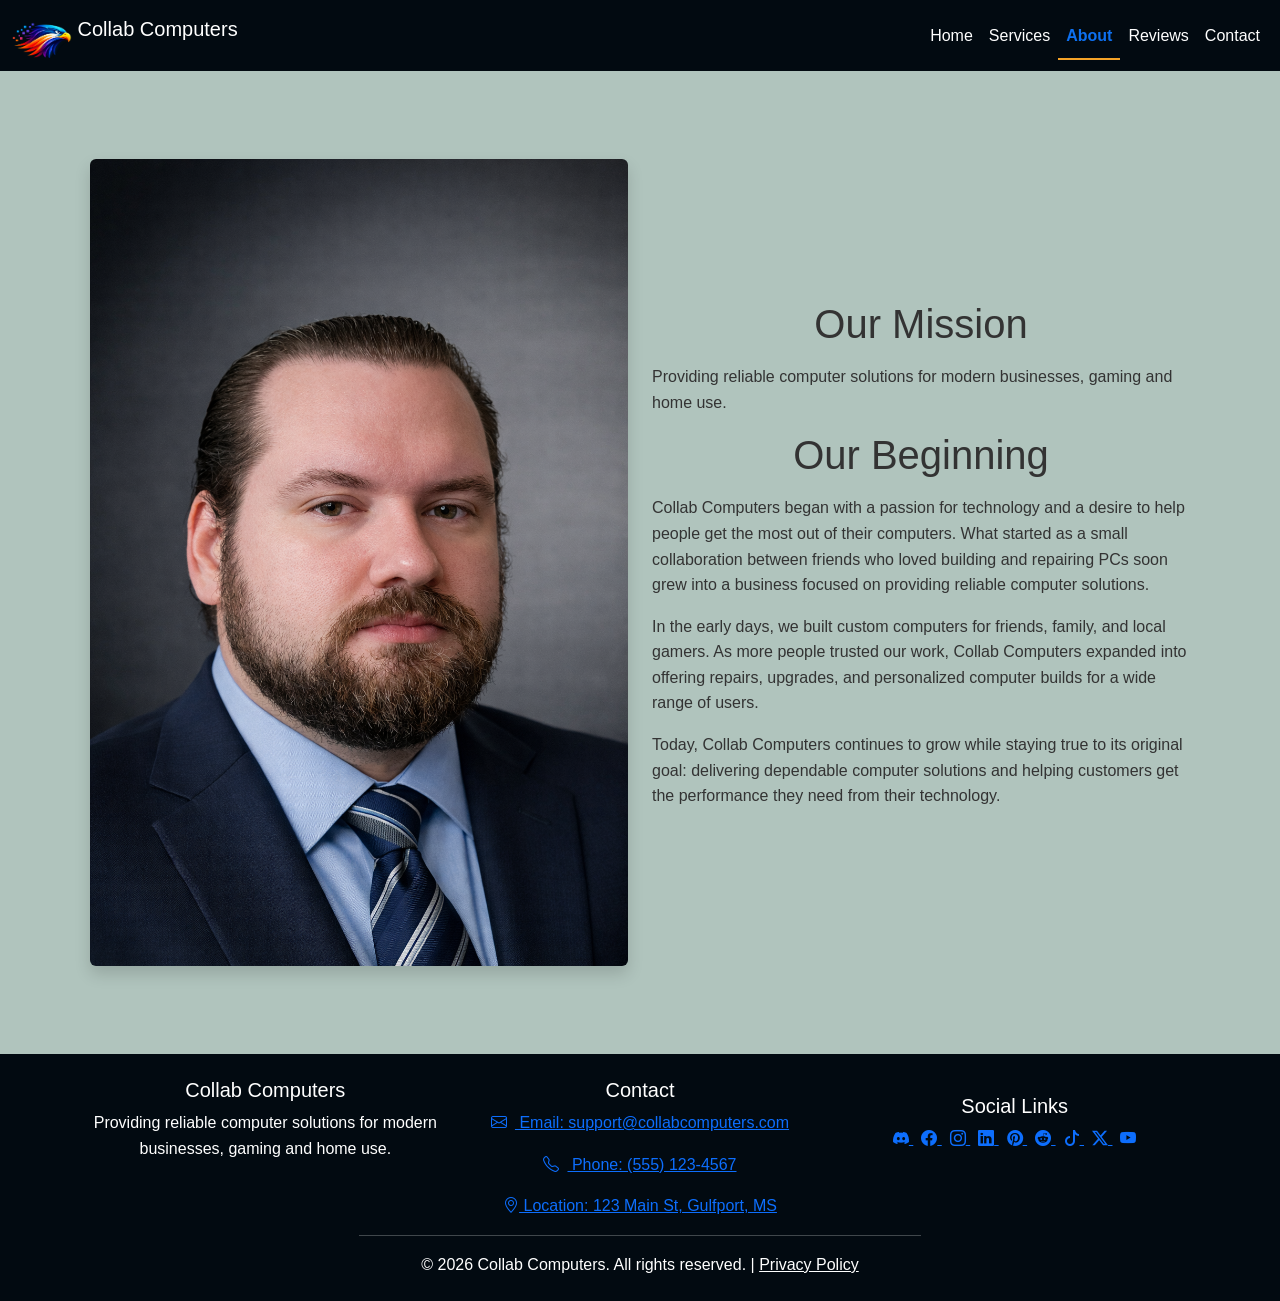
<file: about.html>
<!DOCTYPE html>
<html lang="en">

<head>
    <meta charset="UTF-8">
    <meta name="viewport" content="width=device-width, initial-scale=1.0">
    <title>Collab Computers | About</title>

    <!-- bootstrap link -->
    <link href="https://cdn.jsdelivr.net/npm/bootstrap@5.3.0/dist/css/bootstrap.min.css" rel="stylesheet">

    <!-- bootstrap icon link -->
    <link rel="stylesheet" href="https://cdn.jsdelivr.net/npm/bootstrap-icons@1.11.0/font/bootstrap-icons.css">

    <link rel="stylesheet" href="style.css">
</head>

<body>

    <header>
        <nav class="navbar navbar-expand-lg custom-navbar">
            <div class="container-fluid">
                <a class="navbar-brand" href="index.html"><img src="assets/images/falcon-head-logo.png" alt="Logo"
                        width="60" height="40" class="d-inline-block align-text-top"> Collab Computers</a>
                <button class="navbar-toggler" type="button" data-bs-toggle="collapse" data-bs-target="#navbarNav"
                    aria-controls="navbarNav" aria-expanded="false" aria-label="Toggle navigation">
                    <span class="navbar-toggler-icon"></span>
                </button>
                <div class="collapse navbar-collapse" id="navbarNav">
                    <ul class="navbar-nav ms-auto">
                        <li class="nav-item">
                            <a class="nav-link" href="index.html">Home</a>
                        </li>
                        <li class="nav-item">
                            <a class="nav-link" href="services.html">Services</a>
                        </li>
                        <li class="nav-item">
                            <a class="nav-link active" aria-current="page" href="about.html">About</a>
                        </li>
                        <li class="nav-item">
                            <a class="nav-link" href="reviews.html">Reviews</a>
                        </li>
                        <li class="nav-item">
                            <a class="nav-link" href="contact.html">Contact</a>
                        </li>
                    </ul>
                </div>
            </div>
        </nav>
    </header>

    <main class="container">
        <section class="content-area py-5">

            <div class="row align-items-center">

                <!-- Founder Image -->
                <div class="col-md-6 text-center mb-4 mb-md-0">
                    <img src="assets/images/founder.png" class="img-fluid rounded shadow"
                        alt="Founder of Collab Computers">
                </div>

                <!-- Mission & Founder Story -->
                <div class="col-md-6">

                    <h1 class="mb-3 text-center">Our Mission</h1>

                    <p>
                        Providing reliable computer solutions for modern businesses, gaming and home use.
                    </p>

                    <h1 class="mb-3 text-center">Our Beginning</h1>

                    <p>
                        Collab Computers began with a passion for technology and a desire to help people
                        get the most out of their computers. What started as a small collaboration between
                        friends who loved building and repairing PCs soon grew into a business focused on
                        providing reliable computer solutions.
                    </p>

                    <p>
                        In the early days, we built custom computers for friends, family, and local gamers.
                        As more people trusted our work, Collab Computers expanded into offering repairs,
                        upgrades, and personalized computer builds for a wide range of users.
                    </p>

                    <p>
                        Today, Collab Computers continues to grow while staying true to its original goal:
                        delivering dependable computer solutions and helping customers get the performance
                        they need from their technology.
                    </p>

                </div>

            </div>


        </section>
    </main>

    <footer class="footer text-white mt-auto">

        <div class="container py-4 text-center">

            <div class="row justify-content-center">

                <div class="col-md-4">
                    <h5>Collab Computers</h5>
                    <p>Providing reliable computer solutions for modern businesses, gaming and home use.</p>
                </div>

                <div class="col-md-4">
                    <h5>Contact</h5>

                    <p>
                        <a href="mailto:support@collabcomputers.com">
                            <i class="bi-envelope"></i> Email: support@collabcomputers.com
                        </a>
                    </p>

                    <p>
                        <a href="tel:+15551234567" class="mb-0">
                            <i class="bi-telephone"></i> Phone: (555) 123-4567
                        </a>
                    </p>

                    <p>
                        <a href="https://www.google.com/maps/place/Your+Location" target="_blank" class="location-link">
                            <i class="bi bi-geo-alt"></i> Location: 123 Main St, Gulfport, MS
                        </a>
                    </p>
                </div>

                <div class="col-md-4 mt-3">
                    <h5>Social Links</h5>

                    <a href="https://discord.com" target="_blank" class="me-2">
                        <i class="bi bi-discord"></i>
                    </a>

                    <a href="https://facebook.com" target="_blank" class="me-2">
                        <i class="bi bi-facebook"></i>
                    </a>

                    <a href="https://instagram.com" target="_blank" class="me-2">
                        <i class="bi bi-instagram"></i>
                    </a>

                    <a href="https://linkedin.com" target="_blank" class="me-2">
                        <i class="bi bi-linkedin"></i>
                    </a>

                    <a href="https://pinterest.com" target="_blank" class="me-2">
                        <i class="bi bi-pinterest"></i>
                    </a>

                    <a href="https://reddit.com" target="_blank" class="me-2">
                        <i class="bi bi-reddit"></i>
                    </a>

                    <a href="https://tiktok.com" target="_blank" class="me-2">
                        <i class="bi bi-tiktok"></i>
                    </a>

                    <a href="https://twitter.com" target="_blank" class="me-2">
                        <i class="bi bi-twitter-x"></i>
                    </a>

                    <a href="https://youtube.com" target="_blank">
                        <i class="bi bi-youtube"></i>
                    </a>
                </div>

                <hr class="border-light w-50 mx-auto">

                <p class="mb-0">
                    &copy; 2026 Collab Computers. All rights reserved.
                    | <a href="privacy-policy.html" class="text-white">Privacy Policy</a>
                </p>
            </div>
        </div>
    </footer>

    <script src="https://cdn.jsdelivr.net/npm/bootstrap@5.3.0/dist/js/bootstrap.bundle.min.js"></script>
</body>

</html>
</file>
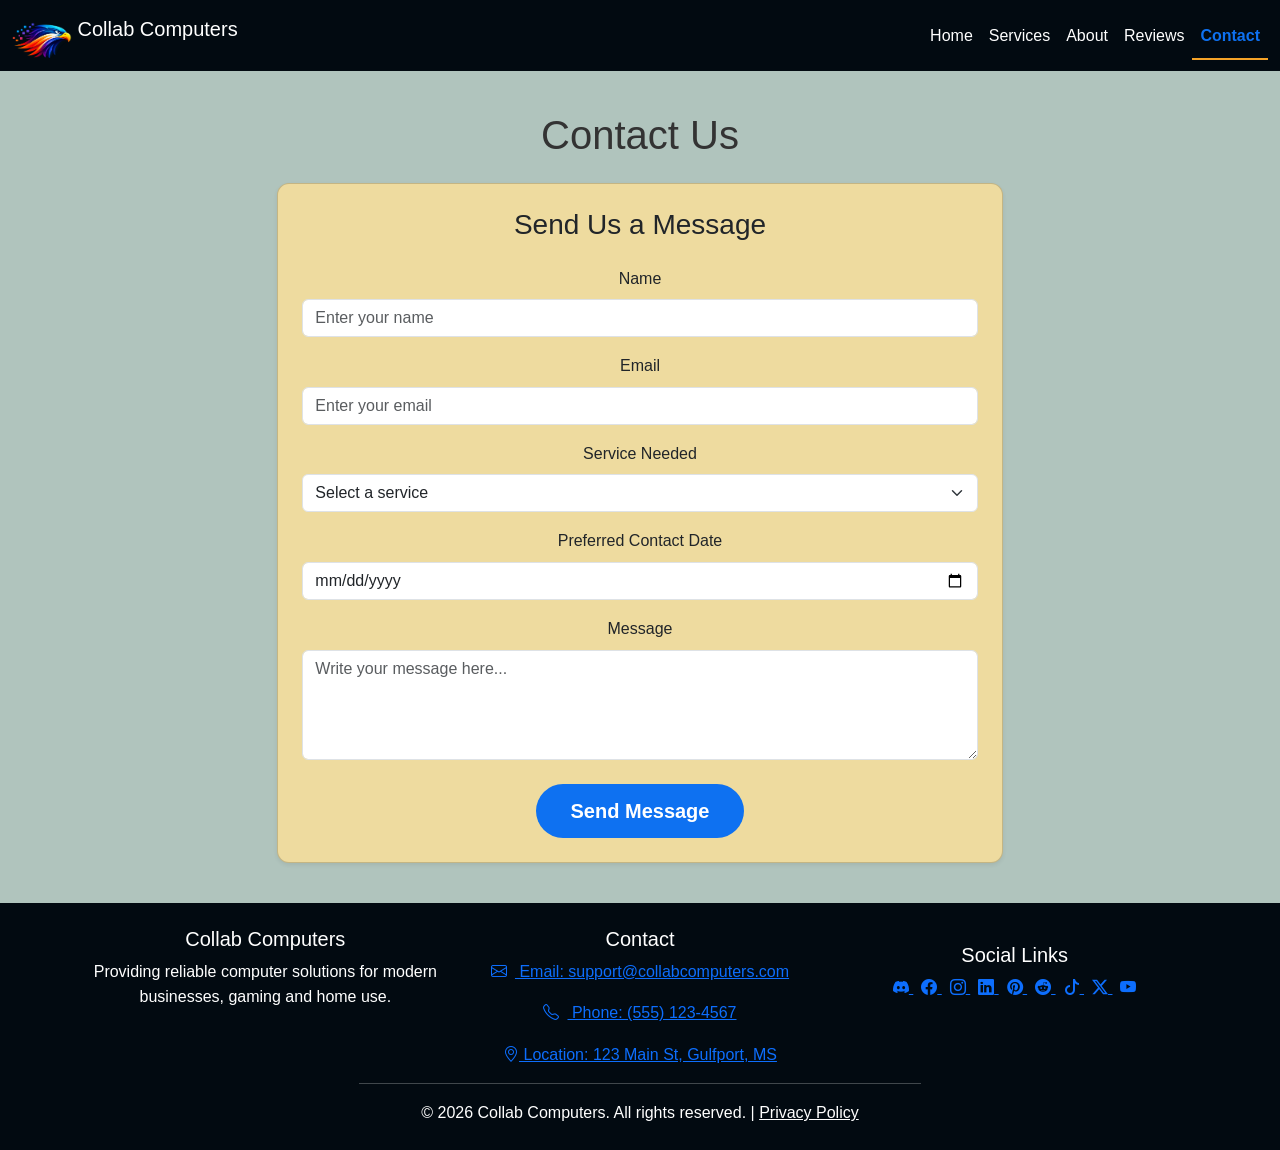
<file: contact.html>
<!DOCTYPE html>
<html lang="en">

<head>
    <meta charset="UTF-8">
    <meta name="viewport" content="width=device-width, initial-scale=1.0">
    <title>Collab Computers | Contact</title>

    <!-- bootstrap link -->
    <link href="https://cdn.jsdelivr.net/npm/bootstrap@5.3.0/dist/css/bootstrap.min.css" rel="stylesheet">

    <!-- bootstrap icon link -->
    <link rel="stylesheet" href="https://cdn.jsdelivr.net/npm/bootstrap-icons@1.11.0/font/bootstrap-icons.css">

    <link rel="stylesheet" href="style.css">
</head>

<body>

    <nav class="navbar navbar-expand-lg custom-navbar">
        <div class="container-fluid">
            <a class="navbar-brand" href="index.html"><img src="assets/images/falcon-head-logo.png" alt="Logo"
                    width="60" height="40" class="d-inline-block align-text-top"> Collab Computers</a>
            <button class="navbar-toggler" type="button" data-bs-toggle="collapse" data-bs-target="#navbarNav"
                aria-controls="navbarNav" aria-expanded="false" aria-label="Toggle navigation">
                <span class="navbar-toggler-icon"></span>
            </button>
            <div class="collapse navbar-collapse" id="navbarNav">
                <ul class="navbar-nav ms-auto">
                    <li class="nav-item">
                        <a class="nav-link" href="index.html">Home</a>
                    </li>
                    <li class="nav-item">
                        <a class="nav-link" href="services.html">Services</a>
                    </li>
                    <li class="nav-item">
                        <a class="nav-link" href="about.html">About</a>
                    </li>
                    <li class="nav-item">
                        <a class="nav-link" href="reviews.html">Reviews</a>
                    </li>
                    <li class="nav-item">
                        <a class="nav-link active" aria-current="page" href="contact.html">Contact</a>
                    </li>
                </ul>
            </div>
        </div>
    </nav>

    <main class="container">
        <section class="content-area">
            <section class="content-area">
                <h1 class="mb-4 text-center">Contact Us</h1>

                <div class="row justify-content-center">

                    <div class="col-md-8">
                        <div class="card contact-card shadow-sm p-4">

                            <h3 class="text-center mb-4">Send Us a Message</h3>

                            <form>

                                <div class="mb-3">
                                    <label for="name" class="form-label">Name</label>
                                    <input type="text" class="form-control" id="name" placeholder="Enter your name"
                                        required>
                                </div>

                                <div class="mb-3">
                                    <label for="email" class="form-label">Email</label>
                                    <input type="email" class="form-control" id="email" placeholder="Enter your email"
                                        required>
                                </div>

                                <div class="mb-3">
                                    <label for="service" class="form-label">Service Needed</label>
                                    <select class="form-select" id="service" required>
                                        <option value="" selected disabled>Select a service</option>
                                        <option value="custom-computer">Custom Computer Build</option>
                                        <option value="repair">Computer Repair</option>
                                        <option value="upgrade">Hardware Upgrade</option>
                                        <option value="upgrade">Diagnostic Check</option>
                                        <option value="upgrade">Virus Removal</option>
                                        <option value="upgrade">Operating System Reinstall</option>
                                        <option value="upgrade">Ram Upgrade</option>
                                        <option value="upgrade">SSD Install</option>
                                        <option value="upgrade">Graphics Card Install</option>
                                    </select>
                                </div>

                                <div class="mb-3">
                                    <label for="date" class="form-label">Preferred Contact Date</label>
                                    <input type="date" class="form-control" id="date">
                                </div>

                                <div class="mb-4">
                                    <label for="message" class="form-label">Message</label>
                                    <textarea class="form-control" id="message" rows="4"
                                        placeholder="Write your message here..." required></textarea>
                                </div>

                                <div class="text-center">
                                    <button type="submit" class="btn btn-lg">
                                        Send Message
                                    </button>
                                </div>

                            </form>

                        </div>
                    </div>

                </div>
            </section>
        </section>
    </main>

    <footer class="footer text-white mt-auto">

        <div class="container py-4 text-center">

            <div class="row justify-content-center">

                <div class="col-md-4">
                    <h5>Collab Computers</h5>
                    <p>Providing reliable computer solutions for modern businesses, gaming and home use.</p>
                </div>

                <div class="col-md-4">
                    <h5>Contact</h5>

                    <p>
                        <a href="mailto:support@collabcomputers.com">
                            <i class="bi-envelope"></i> Email: support@collabcomputers.com
                        </a>
                    </p>

                    <p>
                        <a href="tel:+15551234567" class="mb-0">
                            <i class="bi-telephone"></i> Phone: (555) 123-4567
                        </a>
                    </p>

                    <p>
                        <a href="https://www.google.com/maps/place/Your+Location" target="_blank" class="location-link">
                            <i class="bi bi-geo-alt"></i> Location: 123 Main St, Gulfport, MS
                        </a>
                    </p>
                </div>

                <div class="col-md-4 mt-3">
                    <h5>Social Links</h5>

                    <a href="https://discord.com" target="_blank" class="me-2">
                        <i class="bi bi-discord"></i>
                    </a>

                    <a href="https://facebook.com" target="_blank" class="me-2">
                        <i class="bi bi-facebook"></i>
                    </a>

                    <a href="https://instagram.com" target="_blank" class="me-2">
                        <i class="bi bi-instagram"></i>
                    </a>

                    <a href="https://linkedin.com" target="_blank" class="me-2">
                        <i class="bi bi-linkedin"></i>
                    </a>

                    <a href="https://pinterest.com" target="_blank" class="me-2">
                        <i class="bi bi-pinterest"></i>
                    </a>

                    <a href="https://reddit.com" target="_blank" class="me-2">
                        <i class="bi bi-reddit"></i>
                    </a>

                    <a href="https://tiktok.com" target="_blank" class="me-2">
                        <i class="bi bi-tiktok"></i>
                    </a>

                    <a href="https://twitter.com" target="_blank" class="me-2">
                        <i class="bi bi-twitter-x"></i>
                    </a>

                    <a href="https://youtube.com" target="_blank">
                        <i class="bi bi-youtube"></i>
                    </a>
                </div>

                <hr class="border-light w-50 mx-auto">

                <p class="mb-0">
                    &copy; 2026 Collab Computers. All rights reserved.
                    | <a href="privacy-policy.html" class="text-white">Privacy Policy</a>
                </p>
            </div>
        </div>
    </footer>

    <script src="https://cdn.jsdelivr.net/npm/bootstrap@5.3.0/dist/js/bootstrap.bundle.min.js"></script>
</body>

</html>
</file>
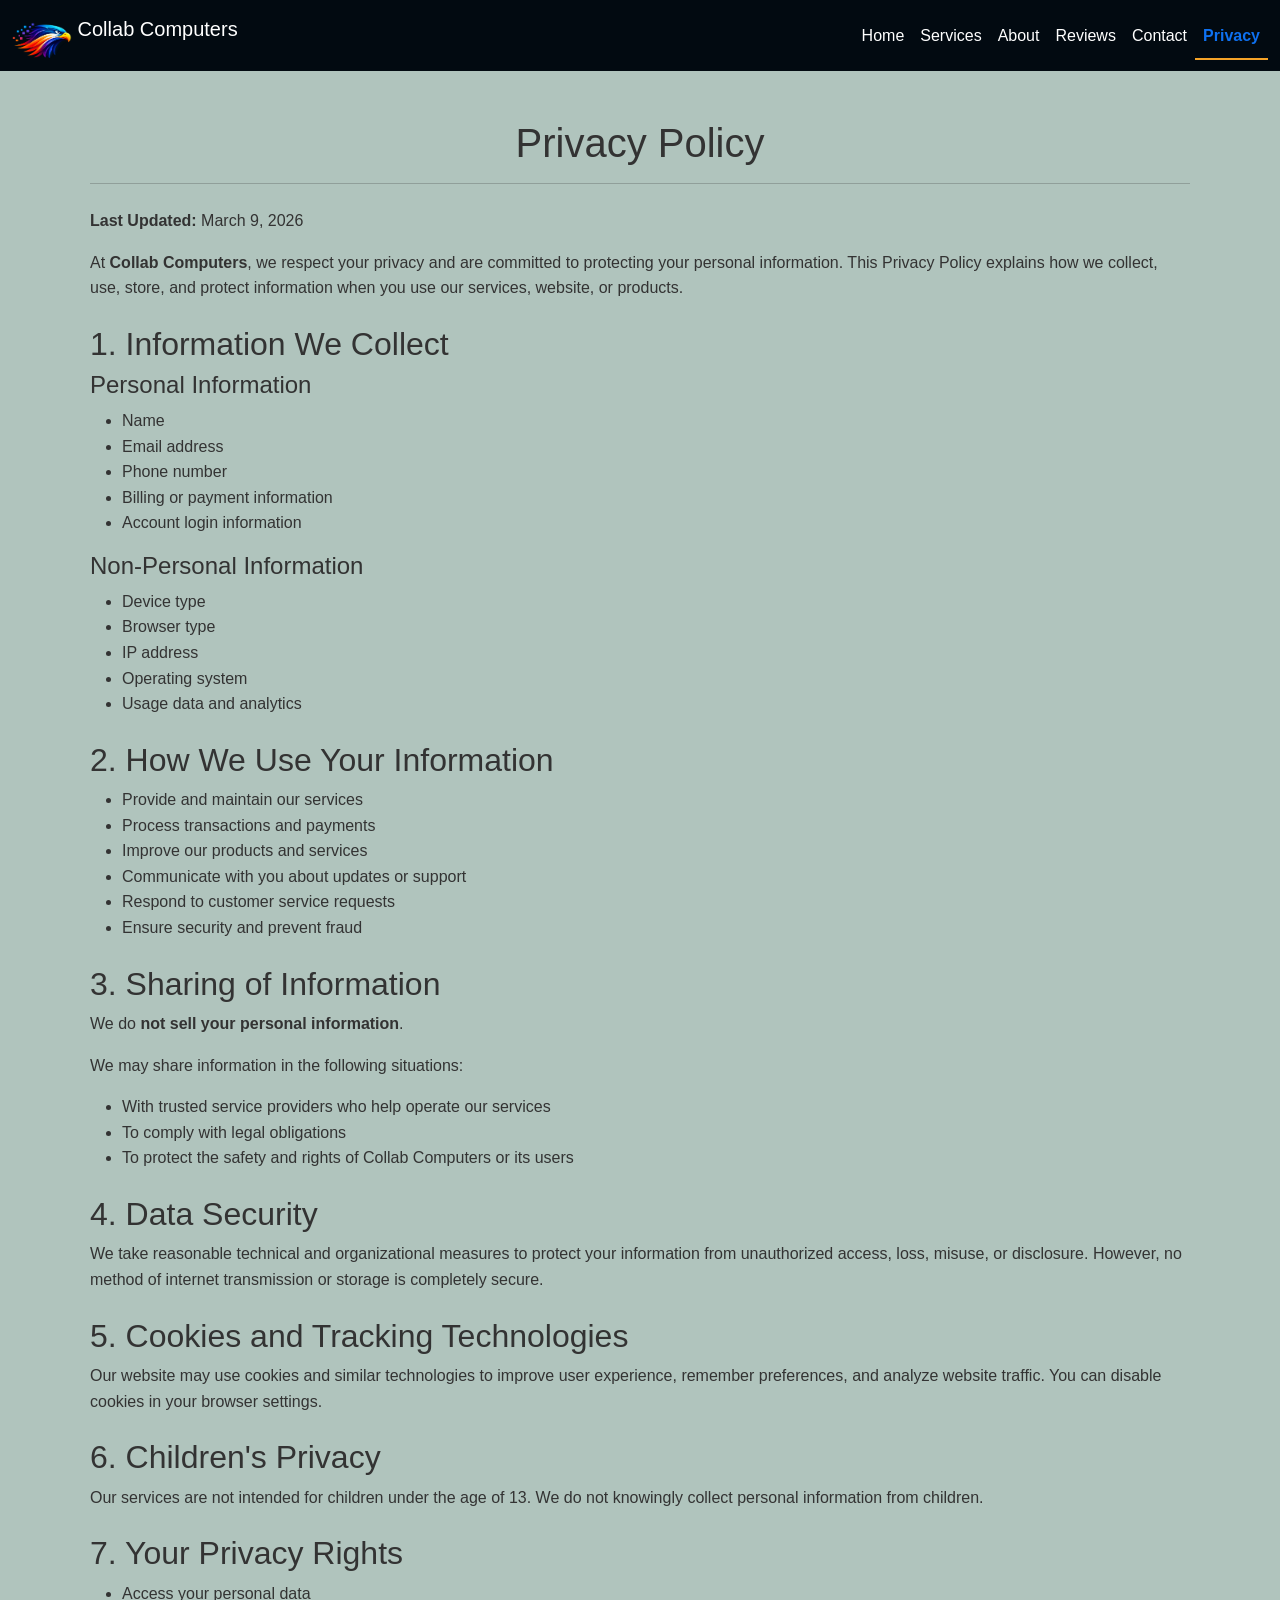
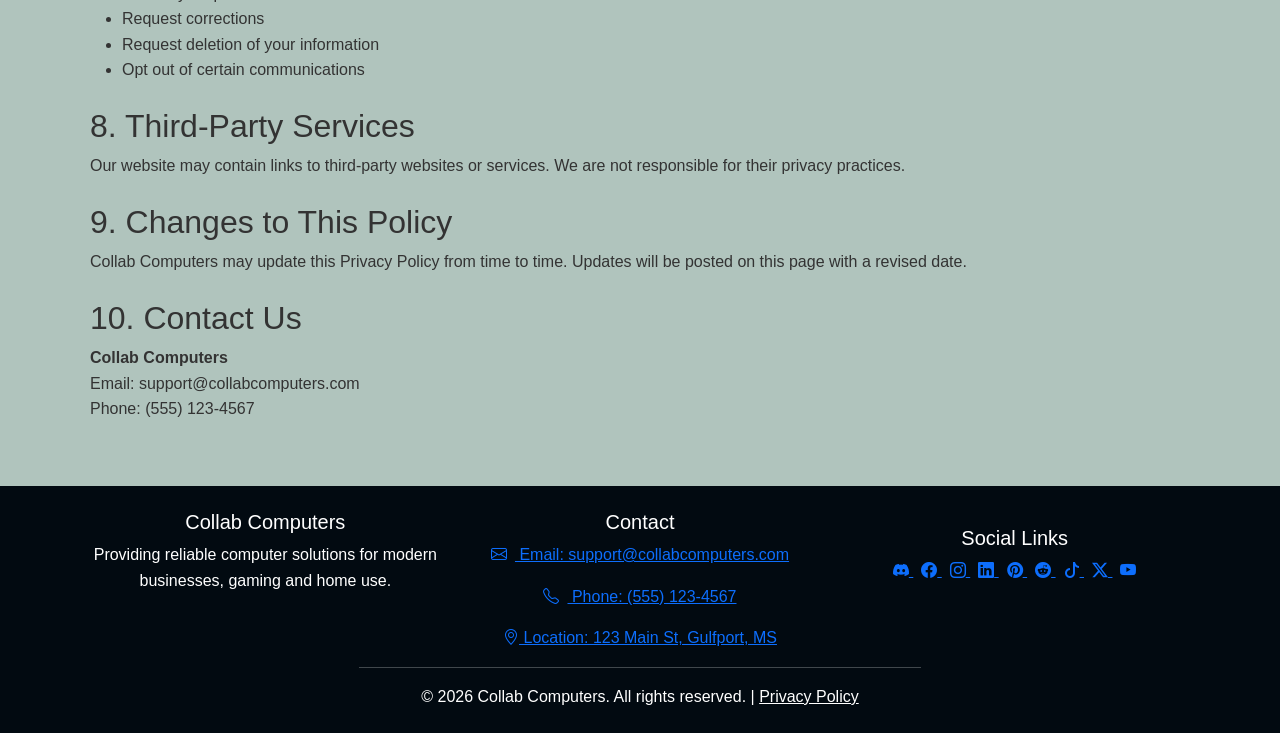
<file: privacy-policy.html>
<!DOCTYPE html>
<html lang="en">

<head>
    <meta charset="UTF-8">
    <meta name="viewport" content="width=device-width, initial-scale=1.0">
    <title>Collab Computers | Privacy Policy</title>

    <!-- bootstrap link -->
    <link href="https://cdn.jsdelivr.net/npm/bootstrap@5.3.0/dist/css/bootstrap.min.css" rel="stylesheet">

    <!-- bootstrap icon link -->
    <link rel="stylesheet" href="https://cdn.jsdelivr.net/npm/bootstrap-icons@1.11.0/font/bootstrap-icons.css">

    <link rel="stylesheet" href="style.css">
</head>

<body>

    <header>
        <nav class="navbar navbar-expand-lg custom-navbar">
            <div class="container-fluid">
                <a class="navbar-brand" href="index.html">
                    <img src="assets/images/falcon-head-logo.png" alt="Logo" width="60" height="40"
                        class="d-inline-block align-text-top">
                    Collab Computers
                </a>

                <button class="navbar-toggler" type="button" data-bs-toggle="collapse" data-bs-target="#navbarNav">
                    <span class="navbar-toggler-icon"></span>
                </button>

                <div class="collapse navbar-collapse" id="navbarNav">
                    <ul class="navbar-nav ms-auto">
                        <li class="nav-item"><a class="nav-link" href="index.html">Home</a></li>
                        <li class="nav-item"><a class="nav-link" href="services.html">Services</a></li>
                        <li class="nav-item"><a class="nav-link" href="about.html">About</a></li>
                        <li class="nav-item"><a class="nav-link" href="reviews.html">Reviews</a></li>
                        <li class="nav-item"><a class="nav-link" href="contact.html">Contact</a></li>
                        <li class="nav-item"><a class="nav-link active" aria-current="page"
                                href="privacy-policy.html">Privacy</a></li>
                    </ul>
                </div>
            </div>
        </nav>
    </header>

    <main>

        <div class="container py-5">

            <h1 class="mb-3 text-center">Privacy Policy</h1>

            <hr class="mb-4">

            <p><strong>Last Updated:</strong> March 9, 2026</p>

            <p>At <strong>Collab Computers</strong>, we respect your privacy and are committed to protecting your
                personal
                information. This Privacy Policy explains how we collect, use, store, and protect information when you
                use our
                services, website, or products.</p>

            <h2 class="mt-4">1. Information We Collect</h2>

            <h4>Personal Information</h4>
            <ul>
                <li>Name</li>
                <li>Email address</li>
                <li>Phone number</li>
                <li>Billing or payment information</li>
                <li>Account login information</li>
            </ul>

            <h4>Non-Personal Information</h4>
            <ul>
                <li>Device type</li>
                <li>Browser type</li>
                <li>IP address</li>
                <li>Operating system</li>
                <li>Usage data and analytics</li>
            </ul>

            <h2 class="mt-4">2. How We Use Your Information</h2>
            <ul>
                <li>Provide and maintain our services</li>
                <li>Process transactions and payments</li>
                <li>Improve our products and services</li>
                <li>Communicate with you about updates or support</li>
                <li>Respond to customer service requests</li>
                <li>Ensure security and prevent fraud</li>
            </ul>

            <h2 class="mt-4">3. Sharing of Information</h2>
            <p>We do <strong>not sell your personal information</strong>.</p>

            <p>We may share information in the following situations:</p>
            <ul>
                <li>With trusted service providers who help operate our services</li>
                <li>To comply with legal obligations</li>
                <li>To protect the safety and rights of Collab Computers or its users</li>
            </ul>

            <h2 class="mt-4">4. Data Security</h2>
            <p>We take reasonable technical and organizational measures to protect your information from unauthorized
                access,
                loss, misuse, or disclosure. However, no method of internet transmission or storage is completely
                secure.</p>

            <h2 class="mt-4">5. Cookies and Tracking Technologies</h2>
            <p>Our website may use cookies and similar technologies to improve user experience, remember preferences,
                and
                analyze website traffic. You can disable cookies in your browser settings.</p>

            <h2 class="mt-4">6. Children's Privacy</h2>
            <p>Our services are not intended for children under the age of 13. We do not knowingly collect personal
                information
                from children.</p>

            <h2 class="mt-4">7. Your Privacy Rights</h2>
            <ul>
                <li>Access your personal data</li>
                <li>Request corrections</li>
                <li>Request deletion of your information</li>
                <li>Opt out of certain communications</li>
            </ul>

            <h2 class="mt-4">8. Third-Party Services</h2>
            <p>Our website may contain links to third-party websites or services. We are not responsible for their
                privacy
                practices.</p>

            <h2 class="mt-4">9. Changes to This Policy</h2>
            <p>Collab Computers may update this Privacy Policy from time to time. Updates will be posted on this page
                with a
                revised date.</p>

            <h2 class="mt-4">10. Contact Us</h2>

            <p>
                <strong>Collab Computers</strong><br>
                Email: support@collabcomputers.com<br>
                Phone: (555) 123-4567
            </p>

        </div>

    </main>

    <footer class="footer text-white mt-auto">

        <div class="container py-4 text-center">

            <div class="row justify-content-center">

                <div class="col-md-4">
                    <h5>Collab Computers</h5>
                    <p>Providing reliable computer solutions for modern businesses, gaming and home use.</p>
                </div>

                <div class="col-md-4">
                    <h5>Contact</h5>

                    <p>
                        <a href="mailto:support@collabcomputers.com">
                            <i class="bi-envelope"></i> Email: support@collabcomputers.com
                        </a>
                    </p>

                    <p>
                        <a href="tel:+15551234567" class="mb-0">
                            <i class="bi-telephone"></i> Phone: (555) 123-4567
                        </a>
                    </p>

                    <p>
                        <a href="https://www.google.com/maps/place/Your+Location" target="_blank" class="location-link">
                            <i class="bi bi-geo-alt"></i> Location: 123 Main St, Gulfport, MS
                        </a>
                    </p>
                </div>

                <div class="col-md-4 mt-3">
                    <h5>Social Links</h5>

                    <a href="https://discord.com" target="_blank" class="me-2">
                        <i class="bi bi-discord"></i>
                    </a>

                    <a href="https://facebook.com" target="_blank" class="me-2">
                        <i class="bi bi-facebook"></i>
                    </a>

                    <a href="https://instagram.com" target="_blank" class="me-2">
                        <i class="bi bi-instagram"></i>
                    </a>

                    <a href="https://linkedin.com" target="_blank" class="me-2">
                        <i class="bi bi-linkedin"></i>
                    </a>

                    <a href="https://pinterest.com" target="_blank" class="me-2">
                        <i class="bi bi-pinterest"></i>
                    </a>

                    <a href="https://reddit.com" target="_blank" class="me-2">
                        <i class="bi bi-reddit"></i>
                    </a>

                    <a href="https://tiktok.com" target="_blank" class="me-2">
                        <i class="bi bi-tiktok"></i>
                    </a>

                    <a href="https://twitter.com" target="_blank" class="me-2">
                        <i class="bi bi-twitter-x"></i>
                    </a>

                    <a href="https://youtube.com" target="_blank">
                        <i class="bi bi-youtube"></i>
                    </a>
                </div>

                <hr class="border-light w-50 mx-auto">

                <p class="mb-0">
                    &copy; 2026 Collab Computers. All rights reserved.
                    | <a href="privacy-policy.html" class="text-white">Privacy Policy</a>
                </p>
            </div>
        </div>
    </footer>

    <script src="https://cdn.jsdelivr.net/npm/bootstrap@5.3.0/dist/js/bootstrap.bundle.min.js"></script>

</body>

</html>
</file>
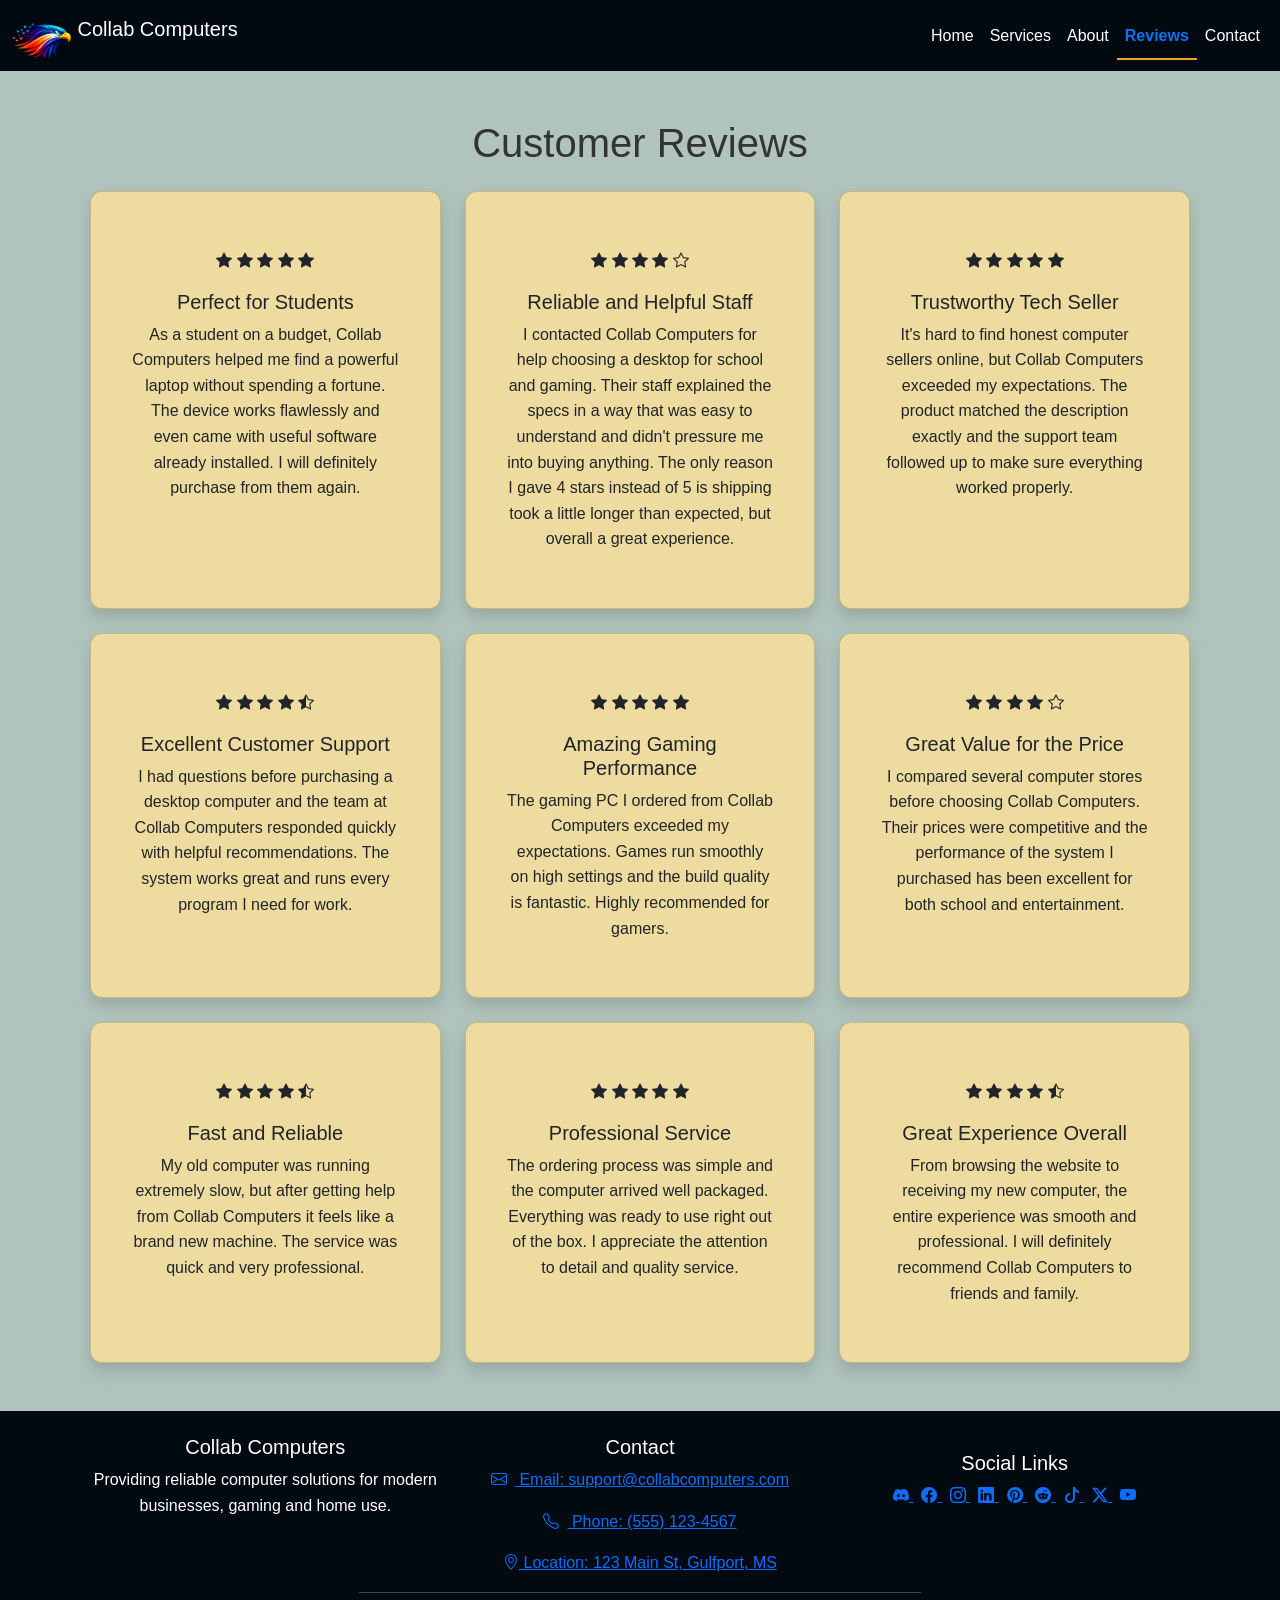
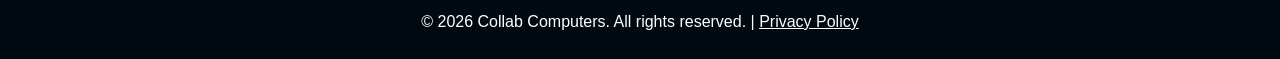
<file: reviews.html>
<!DOCTYPE html>
<html lang="en">

<head>
    <meta charset="UTF-8">
    <meta name="viewport" content="width=device-width, initial-scale=1.0">
    <title>Collab Computers | Reviews</title>

    <!-- bootstrap link -->
    <link href="https://cdn.jsdelivr.net/npm/bootstrap@5.3.0/dist/css/bootstrap.min.css" rel="stylesheet">

    <!-- bootstrap icon link -->
    <link rel="stylesheet" href="https://cdn.jsdelivr.net/npm/bootstrap-icons@1.11.0/font/bootstrap-icons.css">

    <link rel="stylesheet" href="style.css">
</head>

<body>
    <header>
        <nav class="navbar navbar-expand-lg custom-navbar">
            <div class="container-fluid">
                <a class="navbar-brand" href="index.html"><img src="assets/images/falcon-head-logo.png" alt="Logo"
                        width="60" height="40" class="d-inline-block align-text-top"> Collab Computers</a>
                <button class="navbar-toggler" type="button" data-bs-toggle="collapse" data-bs-target="#navbarNav"
                    aria-controls="navbarNav" aria-expanded="false" aria-label="Toggle navigation">
                    <span class="navbar-toggler-icon"></span>
                </button>
                <div class="collapse navbar-collapse" id="navbarNav">
                    <ul class="navbar-nav ms-auto">
                        <li class="nav-item">
                            <a class="nav-link" href="index.html">Home</a>
                        </li>
                        <li class="nav-item">
                            <a class="nav-link" href="services.html">Services</a>
                        </li>
                        <li class="nav-item">
                            <a class="nav-link" href="about.html">About</a>
                        </li>
                        <li class="nav-item">
                            <a class="nav-link active" aria-current="page" href="reviews.html">Reviews</a>
                        </li>
                        <li class="nav-item">
                            <a class="nav-link" href="contact.html">Contact</a>
                        </li>
                    </ul>
                </div>
            </div>
        </nav>
    </header>

    <main class="container py-5">

        <h1 class="mb-4 text-center">Customer Reviews</h1>

        <div class="row g-4">

            <!-- Review 1 -->
            <div class="col-md-4">
                <div class="card h-100 shadow">
                    <div class="card-body text-center">
                        <div class="text-dark">
                            <i class="bi bi-star-fill"></i>
                            <i class="bi bi-star-fill"></i>
                            <i class="bi bi-star-fill"></i>
                            <i class="bi bi-star-fill"></i>
                            <i class="bi bi-star-fill"></i>
                        </div>
                        <h5 class="card-title mt-3">Perfect for Students</h5>
                        <p class="card-text">
                            As a student on a budget, Collab Computers helped me find a powerful laptop without spending
                            a fortune. The device works flawlessly and even came with useful software already installed.
                            I will definitely purchase from them again.
                        </p>
                    </div>
                </div>
            </div>

            <!-- Review 2 -->
            <div class="col-md-4">
                <div class="card h-100 shadow">
                    <div class="card-body text-center">
                        <div class="text-dark">
                            <i class="bi bi-star-fill"></i>
                            <i class="bi bi-star-fill"></i>
                            <i class="bi bi-star-fill"></i>
                            <i class="bi bi-star-fill"></i>
                            <i class="bi bi-star"></i>
                        </div>
                        <h5 class="card-title mt-3">Reliable and Helpful Staff</h5>
                        <p class="card-text">
                            I contacted Collab Computers for help choosing a desktop for school and gaming. Their staff
                            explained the specs in a way that was easy to understand and didn't pressure me into buying
                            anything. The only reason I gave 4 stars instead of 5 is shipping took a little longer than
                            expected, but overall a great experience.
                        </p>
                    </div>
                </div>
            </div>

            <!-- Review 3 -->
            <div class="col-md-4">
                <div class="card h-100 shadow">
                    <div class="card-body text-center">
                        <div class="text-dark">
                            <i class="bi bi-star-fill"></i>
                            <i class="bi bi-star-fill"></i>
                            <i class="bi bi-star-fill"></i>
                            <i class="bi bi-star-fill"></i>
                            <i class="bi bi-star-fill"></i>
                        </div>
                        <h5 class="card-title mt-3">Trustworthy Tech Seller</h5>
                        <p class="card-text">
                            It's hard to find honest computer sellers online, but Collab Computers exceeded my
                            expectations. The product matched the description exactly and the support team followed up
                            to make sure everything worked properly.
                        </p>
                    </div>
                </div>
            </div>

            <!-- Review 4 -->
            <div class="col-md-4">
                <div class="card h-100 shadow">
                    <div class="card-body text-center">
                        <div class="text-dark">
                            <i class="bi bi-star-fill"></i>
                            <i class="bi bi-star-fill"></i>
                            <i class="bi bi-star-fill"></i>
                            <i class="bi bi-star-fill"></i>
                            <i class="bi bi-star-half"></i>
                        </div>
                        <h5 class="card-title mt-3">Excellent Customer Support</h5>
                        <p class="card-text">
                            I had questions before purchasing a desktop computer and the team at Collab Computers
                            responded quickly with helpful recommendations. The system works great and runs every
                            program I need for work.
                        </p>
                    </div>
                </div>
            </div>

            <!-- Review 5 -->
            <div class="col-md-4">
                <div class="card h-100 shadow">
                    <div class="card-body text-center">
                        <div class="text-dark">
                            <i class="bi bi-star-fill"></i>
                            <i class="bi bi-star-fill"></i>
                            <i class="bi bi-star-fill"></i>
                            <i class="bi bi-star-fill"></i>
                            <i class="bi bi-star-fill"></i>
                        </div>
                        <h5 class="card-title mt-3">Amazing Gaming Performance</h5>
                        <p class="card-text">
                            The gaming PC I ordered from Collab Computers exceeded my expectations. Games run
                            smoothly on high settings and the build quality is fantastic. Highly recommended
                            for gamers.
                        </p>
                    </div>
                </div>
            </div>

            <!-- Review 6 -->
            <div class="col-md-4">
                <div class="card h-100 shadow">
                    <div class="card-body text-center">
                        <div class="text-dark">
                            <i class="bi bi-star-fill"></i>
                            <i class="bi bi-star-fill"></i>
                            <i class="bi bi-star-fill"></i>
                            <i class="bi bi-star-fill"></i>
                            <i class="bi bi-star"></i>
                        </div>
                        <h5 class="card-title mt-3">Great Value for the Price</h5>
                        <p class="card-text">
                            I compared several computer stores before choosing Collab Computers. Their prices
                            were competitive and the performance of the system I purchased has been excellent
                            for both school and entertainment.
                        </p>
                    </div>
                </div>
            </div>

            <!-- Review 7 -->
            <div class="col-md-4">
                <div class="card h-100 shadow">
                    <div class="card-body text-center">
                        <div class="text-dark">
                            <i class="bi bi-star-fill"></i>
                            <i class="bi bi-star-fill"></i>
                            <i class="bi bi-star-fill"></i>
                            <i class="bi bi-star-fill"></i>
                            <i class="bi bi-star-half"></i>
                        </div>
                        <h5 class="card-title mt-3">Fast and Reliable</h5>
                        <p class="card-text">
                            My old computer was running extremely slow, but after getting help from Collab
                            Computers it feels like a brand new machine. The service was quick and very
                            professional.
                        </p>
                    </div>
                </div>
            </div>

            <!-- Review 8 -->
            <div class="col-md-4">
                <div class="card h-100 shadow">
                    <div class="card-body text-center">
                        <div class="text-dark">
                            <i class="bi bi-star-fill"></i>
                            <i class="bi bi-star-fill"></i>
                            <i class="bi bi-star-fill"></i>
                            <i class="bi bi-star-fill"></i>
                            <i class="bi bi-star-fill"></i>
                        </div>
                        <h5 class="card-title mt-3">Professional Service</h5>
                        <p class="card-text">
                            The ordering process was simple and the computer arrived well packaged.
                            Everything was ready to use right out of the box. I appreciate the attention
                            to detail and quality service.
                        </p>
                    </div>
                </div>
            </div>

            <!-- Review 9 -->
            <div class="col-md-4">
                <div class="card h-100 shadow">
                    <div class="card-body text-center">
                        <div class="text-dark">
                            <i class="bi bi-star-fill"></i>
                            <i class="bi bi-star-fill"></i>
                            <i class="bi bi-star-fill"></i>
                            <i class="bi bi-star-fill"></i>
                            <i class="bi bi-star-half"></i>
                        </div>
                        <h5 class="card-title mt-3">Great Experience Overall</h5>
                        <p class="card-text">
                            From browsing the website to receiving my new computer, the entire experience
                            was smooth and professional. I will definitely recommend Collab Computers to
                            friends and family.
                        </p>
                    </div>
                </div>
            </div>
        </div>

    </main>

    <footer class="footer text-white mt-auto">

        <div class="container py-4 text-center">

            <div class="row justify-content-center">

                <div class="col-md-4">
                    <h5>Collab Computers</h5>
                    <p>Providing reliable computer solutions for modern businesses, gaming and home use.</p>
                </div>

                <div class="col-md-4">
                    <h5>Contact</h5>

                    <p>
                        <a href="mailto:support@collabcomputers.com">
                            <i class="bi-envelope"></i> Email: support@collabcomputers.com
                        </a>
                    </p>

                    <p>
                        <a href="tel:+15551234567" class="mb-0">
                            <i class="bi-telephone"></i> Phone: (555) 123-4567
                        </a>
                    </p>

                    <p>
                        <a href="https://www.google.com/maps/place/Your+Location" target="_blank" class="location-link">
                            <i class="bi bi-geo-alt"></i> Location: 123 Main St, Gulfport, MS
                        </a>
                    </p>
                </div>

                <div class="col-md-4 mt-3">
                    <h5>Social Links</h5>

                    <a href="https://discord.com" target="_blank" class="me-2">
                        <i class="bi bi-discord"></i>
                    </a>

                    <a href="https://facebook.com" target="_blank" class="me-2">
                        <i class="bi bi-facebook"></i>
                    </a>

                    <a href="https://instagram.com" target="_blank" class="me-2">
                        <i class="bi bi-instagram"></i>
                    </a>

                    <a href="https://linkedin.com" target="_blank" class="me-2">
                        <i class="bi bi-linkedin"></i>
                    </a>

                    <a href="https://pinterest.com" target="_blank" class="me-2">
                        <i class="bi bi-pinterest"></i>
                    </a>

                    <a href="https://reddit.com" target="_blank" class="me-2">
                        <i class="bi bi-reddit"></i>
                    </a>

                    <a href="https://tiktok.com" target="_blank" class="me-2">
                        <i class="bi bi-tiktok"></i>
                    </a>

                    <a href="https://twitter.com" target="_blank" class="me-2">
                        <i class="bi bi-twitter-x"></i>
                    </a>

                    <a href="https://youtube.com" target="_blank">
                        <i class="bi bi-youtube"></i>
                    </a>
                </div>

                <hr class="border-light w-50 mx-auto">

                <p class="mb-0">
                    &copy; 2026 Collab Computers. All rights reserved.
                    | <a href="privacy-policy.html" class="text-white">Privacy Policy</a>
                </p>
            </div>
        </div>
    </footer>

    <script src="https://cdn.jsdelivr.net/npm/bootstrap@5.3.0/dist/js/bootstrap.bundle.min.js"></script>
</body>

</html>
</file>
<file: style.css>
/* 1. CSS Variables - The "Theme" Controller */
:root {
    --primary-color: #020a11;    /* Navbar & Footer */
    --accent-color: #0e71f1;     /* Buttons & Highlights */
    --accent-color-2: #f5a328;   /* Buttons & Highlights */
    --bg-light: #b0c4bd;         /* Page Background */
    --card-bg: #eedb9f;          /* Card Background */
    --text-main: #333333;        /* General Text */
    --text-light: #ffffff;       /* Text on Dark Backgrounds */
    --container-width: 1100px;
}


/* 2. Reset & Base Styles */

* {
    margin: 0;
    padding: 0;
    box-sizing: border-box;
}

body {
    font-family: 'Segoe UI', Roboto, Helvetica, Arial, sans-serif;
    line-height: 1.6;
    background-color: var(--bg-light);
    color: var(--text-main);

    display: flex;
    flex-direction: column;
    min-height: 100vh;
}


/* 3. Navbar */

.custom-navbar {
    background-color: var(--primary-color); /* your navbar color */
}

/* Navbar text */
.custom-navbar .navbar-brand,
.custom-navbar .nav-link {
    color: var(--text-light);
}

/* Navigation layout */
.nav-links {
    list-style: none;
    display: flex;
}

.nav-links li {
    margin-left: 20px;
}

.nav-links a {
    color: #bdc3c7;
    text-decoration: none;
    font-weight: 500;
    transition: color 0.3s ease;
}

/* Link hover + active */
.nav-links a:hover,
.nav-links a.active {
    color: var(--text-light);
}

/* Dropdown menu */
.dropdown-menu {
    background-color: var(--text-light);   /* white background */
}

.dropdown-item {
    color: var(--text-main);               /* dark readable text */
}

.dropdown-item:hover {
    background-color: var(--bg-light);
}

/* Dropdown toggle */
.custom-navbar .dropdown-toggle {
    color: var(--text-light);
}

.custom-navbar .dropdown-toggle:hover {
    color: var(--accent-color);
}

.custom-navbar .dropdown-toggle.show {
    color: var(--accent-color);
}

/* Active nav link */
.custom-navbar .nav-link.active {
    color: var(--accent-color) !important;  /* changes the active page color */
    font-weight: 600;
}

/* Hover nav link */
.custom-navbar .nav-link:hover {
    color: var(--accent-color);             /*makes the hover color the same as the accent color */
}

/* Navbar toggle button */
.navbar-toggler {
    border-color: var(--text-light);
}

.navbar-toggler-icon {
    filter: invert(1);          /*inverts hamburger icon color */
}

/* Underline navbar links with fade effect */
.custom-navbar .nav-link {
    position: relative;
}

.custom-navbar .nav-link::after {
    content: "";
    position: absolute;
    width: 0%;
    height: 2px;
    bottom: -4px;
    left: 0;

    background-color: var(--accent-color-2);
    transition: width 0.3s ease;
}

.custom-navbar .nav-link:hover::after,
.custom-navbar .nav-link.active::after {
    width: 100%;
}


/* 4. Hero Section */

.hero {
    background:
        linear-gradient(rgba(0,0,0,0.6), rgba(0,0,0,0.6)),
        url('https://images.pexels.com/photos/1714208/pexels-photo-1714208.jpeg');

    background-size: cover;
    background-position: center;
    min-height: 60vh;
    min-height: 60dvh; /* modern fix for mobile browsers */
    display: flex;
    align-items: center;
}

/* Hero heading */
.hero h1 {
    font-size: clamp(2rem, 5vw, 3.5rem);
    margin-bottom: 15px;

    display: inline-block;

    text-shadow: 2px 2px 6px rgba(0,0,0,0.8);

    /* Frosted glass backdrop */
    padding: 6px 12px;
    border-radius: 6px;
    background: rgba(0,0,0,0.35);
    backdrop-filter: blur(5px);
}

/* Hero paragraph */
.hero p {
    display: inline-block;

    text-shadow: 2px 2px 6px rgba(0,0,0,0.8);

    padding: 6px 12px;
    border-radius: 6px;
    background: rgba(0,0,0,0.35);
    backdrop-filter: blur(5px);
}

/* Hero layout */
.custom-hero {
    display: flex;
    flex-direction: column;
    align-items: center;
}


/* Buttons */

.hero-btn,
.btn {
    background-color: var(--accent-color);
    color: var(--text-light);

    border: none;
    padding: 12px 35px;
    border-radius: 50px;
    font-weight: bold;

    max-width: fit-content;
}

/* Button hover */
.hero-btn:hover,
.btn:hover {
    background-color: var(--accent-color-2);
    color: var(--text-main);

    transform: scale(1.05);         /* slightly enlarge button */
    transition: all 0.3s ease;      /*smooth out transition */
}


/* 5. Main Layout & Cards */

.container {
    flex: 1;

    width: 90%;
    max-width: var(--container-width);

    margin: 0 auto;
    padding: 40px 0;
}

/* Card grid layout */
.card-grid {
    display: grid;
    grid-template-columns: repeat(3, 1fr); /* 3 columns on desktop */

    gap: 30px;
    margin-top: -100px; /* Overlap effect */
}

/* Card styling */
.card {
    background: var(--card-bg);

    padding: 40px 25px;
    border-radius: 12px;

    text-align: center;

    box-shadow: 0 10px 30px rgba(0,0,0,0.08);
    transition: transform 0.3s ease;
}

/* Cards will now hover and enlarge slightly */
.card:not(.contact-card):hover {
    transform: translateY(-8px) scale(1.02);
    box-shadow: 0 15px 40px rgba(0,0,0,0.15);
}

/* Card images are now the same height */
.card-img-top{
    height:200px;
    object-fit:cover;
}

.modal-content {
    background-color: var(--card-bg);
    color: var(--primary-color);
}

/* 6. Footer */

.footer {
    background: var(--primary-color);
    color: var(--text-light);
    width: 100%;
}

.bi-envelope,
.bi-telephone {
    margin-right: 0.5rem;
}


/* 7. MEDIA QUERIES (The Responsive Magic) */

/* Tablet & Smaller Screens */
@media (max-width: 992px) {

    .card-grid {
        grid-template-columns: repeat(2, 1fr); /* Drop to 2 columns */
        margin-top: 20px; /* Remove overlap for cleaner mobile feel */
    }

}

/* Mobile Phones */
@media (max-width: 600px) {

    .navbar {
        flex-direction: column; /* Stack logo and links */
        gap: 10px;
    }

    .nav-links li {
        margin: 0 10px;
    }

    .card-grid {
        grid-template-columns: 1fr; /* 1 column on small phones */
    }

    .hero {
        height: 50vh;
    }

}
</file>
